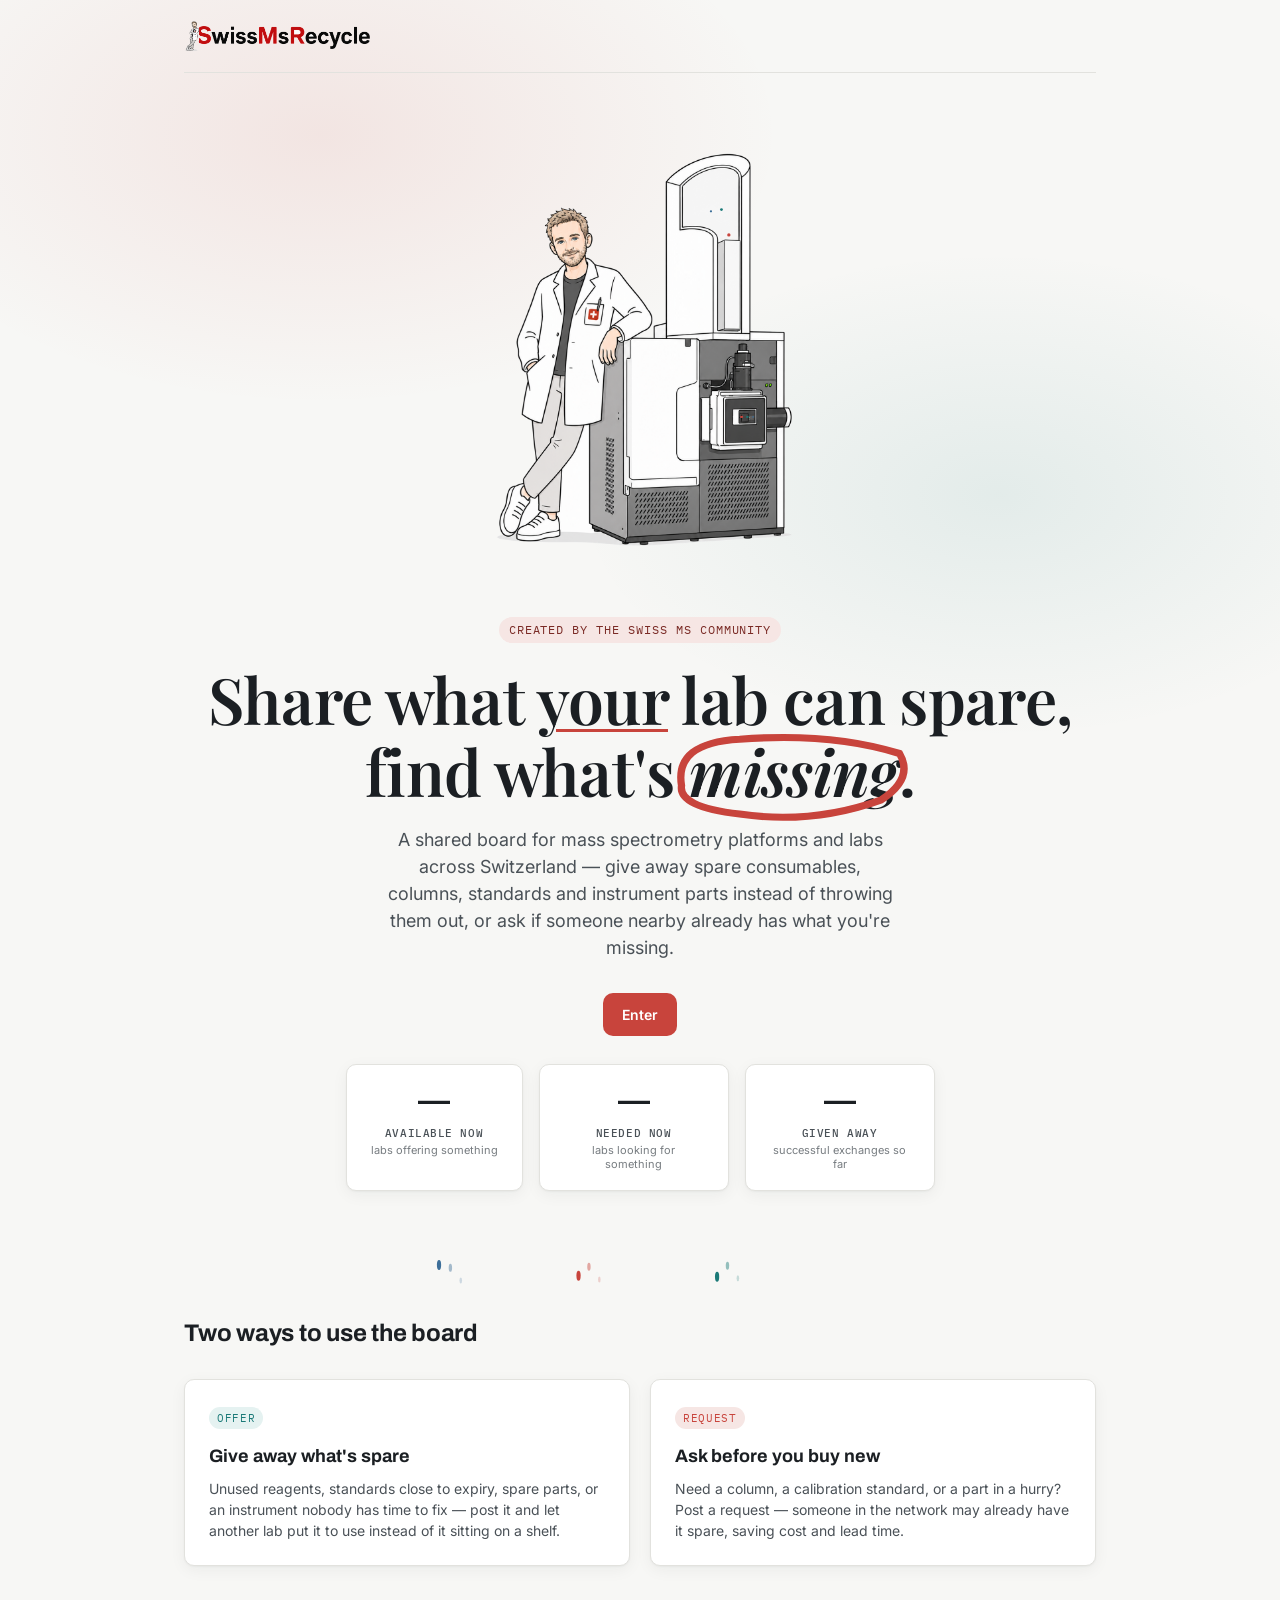
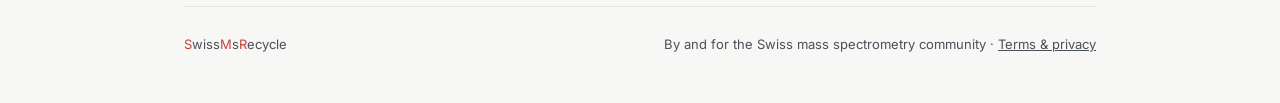
<file: index.html>
<!DOCTYPE html>
<html lang="en">
<head>
<meta charset="UTF-8">
<meta name="viewport" content="width=device-width, initial-scale=1">
<title>SwissMsRecycle — share &amp; find lab resources</title>
<link rel="icon" type="image/png" href="favicon.png?v=2">
<link rel="shortcut icon" type="image/png" href="favicon.png?v=2">
<link rel="stylesheet" href="style.css">
<script data-goatcounter="https://dortiz83.goatcounter.com/count" async src="//gc.zgo.at/count.js"></script>
</head>
<body>

<div class="page">
  <div class="hero-bg">
    <div class="container">
      <nav class="nav">
        <a class="brand" href="#top">
          <img class="brand-logo-img" src="logo-brand.png" alt="SwissMsRecycle">
        </a>
      </nav>

      <header class="hero" id="top">
        <div class="hero-figure">
          <img class="person-tof-photo" src="person-tof.png" alt="Illustration of a scientist leaning on a mass spectrometer">
          <svg class="ion-overlay" viewBox="0 0 100 100" preserveAspectRatio="none" xmlns="http://www.w3.org/2000/svg" aria-hidden="true">
            <circle r="6" cy="50" fill="var(--accent)"><animateMotion path="M15 0 L85 0" dur="1.6s" repeatCount="indefinite"/></circle>
            <circle r="5" cy="50" fill="var(--offer)"><animateMotion path="M15 0 L85 0" dur="1.6s" begin="-0.5s" repeatCount="indefinite"/></circle>
            <circle r="4" cy="50" fill="var(--ion-blue)"><animateMotion path="M15 0 L85 0" dur="1.6s" begin="-1s" repeatCount="indefinite"/></circle>
          </svg>
          <svg class="ion-overlay ion-overlay--tower" viewBox="0 0 165 265" xmlns="http://www.w3.org/2000/svg" aria-hidden="true">
            <defs>
              <clipPath id="tower-window-clip">
                <path d="M0,185 L0,60 Q3,25 50,3 Q85,-3 123,2 Q158,8 165,35 L163,260 L83,260 L83,228 Q60,210 40,200 Q10,195 0,185 Z"/>
              </clipPath>
            </defs>
            <g clip-path="url(#tower-window-clip)">
              <circle r="5" fill="var(--accent)"><animateMotion path="M123,240 L85,110 L40,190" dur="2s" repeatCount="indefinite"/></circle>
              <circle r="4.2" fill="var(--offer)"><animateMotion path="M123,240 L85,110 L40,190" dur="2s" begin="-0.7s" repeatCount="indefinite"/></circle>
              <circle r="3.4" fill="var(--ion-blue)"><animateMotion path="M123,240 L85,110 L40,190" dur="2s" begin="-1.4s" repeatCount="indefinite"/></circle>
            </g>
          </svg>
        </div>
        <span class="eyebrow">Created by the Swiss MS community</span>
        <h1>Share what <span class="underline-accent">your</span> lab can spare,<br>find what's <span class="highlight"><svg class="highlight-circle" viewBox="0 0 140 60" preserveAspectRatio="none" xmlns="http://www.w3.org/2000/svg" aria-hidden="true"><path d="M8 34 Q4 10 40 8 Q90 4 128 16 Q136 30 118 42 Q80 56 40 50 Q6 46 8 34 Z" fill="none" stroke="var(--accent)" stroke-width="4" stroke-linecap="round"/></svg>missing</span>.</h1>
        <p class="lede">
          A shared board for mass spectrometry platforms and labs across
          Switzerland — give away spare consumables, columns, standards
          and instrument parts instead of throwing them out, or ask if
          someone nearby already has what you're missing.
        </p>
        <div class="hero-actions">
          <a href="login.html" class="btn btn-accent">Enter</a>
        </div>

        <div class="stats-row" id="stats-row">
          <div class="stat-box">
            <div class="stat-number" id="stat-offers">—</div>
            <div class="stat-label"><span class="stat-label-main">Available now</span><span class="stat-label-sub">labs offering something</span></div>
          </div>
          <div class="stat-box">
            <div class="stat-number" id="stat-requests">—</div>
            <div class="stat-label"><span class="stat-label-main">Needed now</span><span class="stat-label-sub">labs looking for something</span></div>
          </div>
          <div class="stat-box">
            <div class="stat-number" id="stat-exchanges">—</div>
            <div class="stat-label"><span class="stat-label-main">Given away</span><span class="stat-label-sub">successful exchanges so far</span></div>
          </div>
        </div>
      </header>
    </div>
  </div>

  <div class="section-divider">
    <svg width="100%" height="40" viewBox="0 0 1000 40" preserveAspectRatio="none" xmlns="http://www.w3.org/2000/svg" aria-hidden="true">
      <path id="divider-path" d="M-10 6 L45 6 L100 34 L155 6 L210 34 L265 6 L320 34 L375 6 L430 34 L485 6 L540 34 L595 6 L650 34 L705 6 L760 34 L815 6 L870 34 L925 6 L980 34"
        fill="none" stroke="none"/>
      <circle r="5" fill="var(--accent)"><animateMotion dur="6s" repeatCount="indefinite"><mpath href="#divider-path"/></animateMotion></circle>
      <circle r="4" fill="var(--accent)" opacity="0.45"><animateMotion dur="6s" begin="-0.15s" repeatCount="indefinite"><mpath href="#divider-path"/></animateMotion></circle>
      <circle r="3" fill="var(--accent)" opacity="0.22"><animateMotion dur="6s" begin="-0.3s" repeatCount="indefinite"><mpath href="#divider-path"/></animateMotion></circle>

      <circle r="5" fill="var(--offer)"><animateMotion dur="6s" begin="-2s" repeatCount="indefinite"><mpath href="#divider-path"/></animateMotion></circle>
      <circle r="4" fill="var(--offer)" opacity="0.45"><animateMotion dur="6s" begin="-2.15s" repeatCount="indefinite"><mpath href="#divider-path"/></animateMotion></circle>
      <circle r="3" fill="var(--offer)" opacity="0.22"><animateMotion dur="6s" begin="-2.3s" repeatCount="indefinite"><mpath href="#divider-path"/></animateMotion></circle>

      <circle r="5" fill="var(--ion-blue)"><animateMotion dur="6s" begin="-4s" repeatCount="indefinite"><mpath href="#divider-path"/></animateMotion></circle>
      <circle r="4" fill="var(--ion-blue)" opacity="0.45"><animateMotion dur="6s" begin="-4.15s" repeatCount="indefinite"><mpath href="#divider-path"/></animateMotion></circle>
      <circle r="3" fill="var(--ion-blue)" opacity="0.22"><animateMotion dur="6s" begin="-4.3s" repeatCount="indefinite"><mpath href="#divider-path"/></animateMotion></circle>
    </svg>
  </div>

  <div class="container">
    <section class="section section--noborder" id="how">
      <div class="section-head">
        <h2>Two ways to use the board</h2>
      </div>
      <div class="grid-2">
        <div class="card">
          <span class="tag tag-offer">Offer</span>
          <h3>Give away what's spare</h3>
          <p>
            Unused reagents, standards close to expiry, spare parts, or
            an instrument nobody has time to fix — post it and let another
            lab put it to use instead of it sitting on a shelf.
          </p>
        </div>
        <div class="card">
          <span class="tag tag-request">Request</span>
          <h3>Ask before you buy new</h3>
          <p>
            Need a column, a calibration standard, or a part in a hurry?
            Post a request — someone in the network may already have it
            spare, saving cost and lead time.
          </p>
        </div>
      </div>
    </section>

    <footer class="footer">
      <span><span class="cap">S</span>wiss<span class="cap">M</span>s<span class="cap">R</span>ecycle</span>
      <span>By and for the Swiss mass spectrometry community · <a href="terms.html">Terms &amp; privacy</a></span>
    </footer>
  </div>
</div>

<script type="module">
  import { supabase } from './supabase-client.js'
  try {
    const { data, error } = await supabase.rpc('public_counts')
    if (error) console.error('public_counts error:', error)
    if (data) {
      document.getElementById('stat-offers').textContent = data.offers
      document.getElementById('stat-requests').textContent = data.requests
      document.getElementById('stat-exchanges').textContent = data.exchanges
    }
  } catch (err) {
    console.error('public_counts failed:', err)
  }
</script>

</body>
</html>
</file>
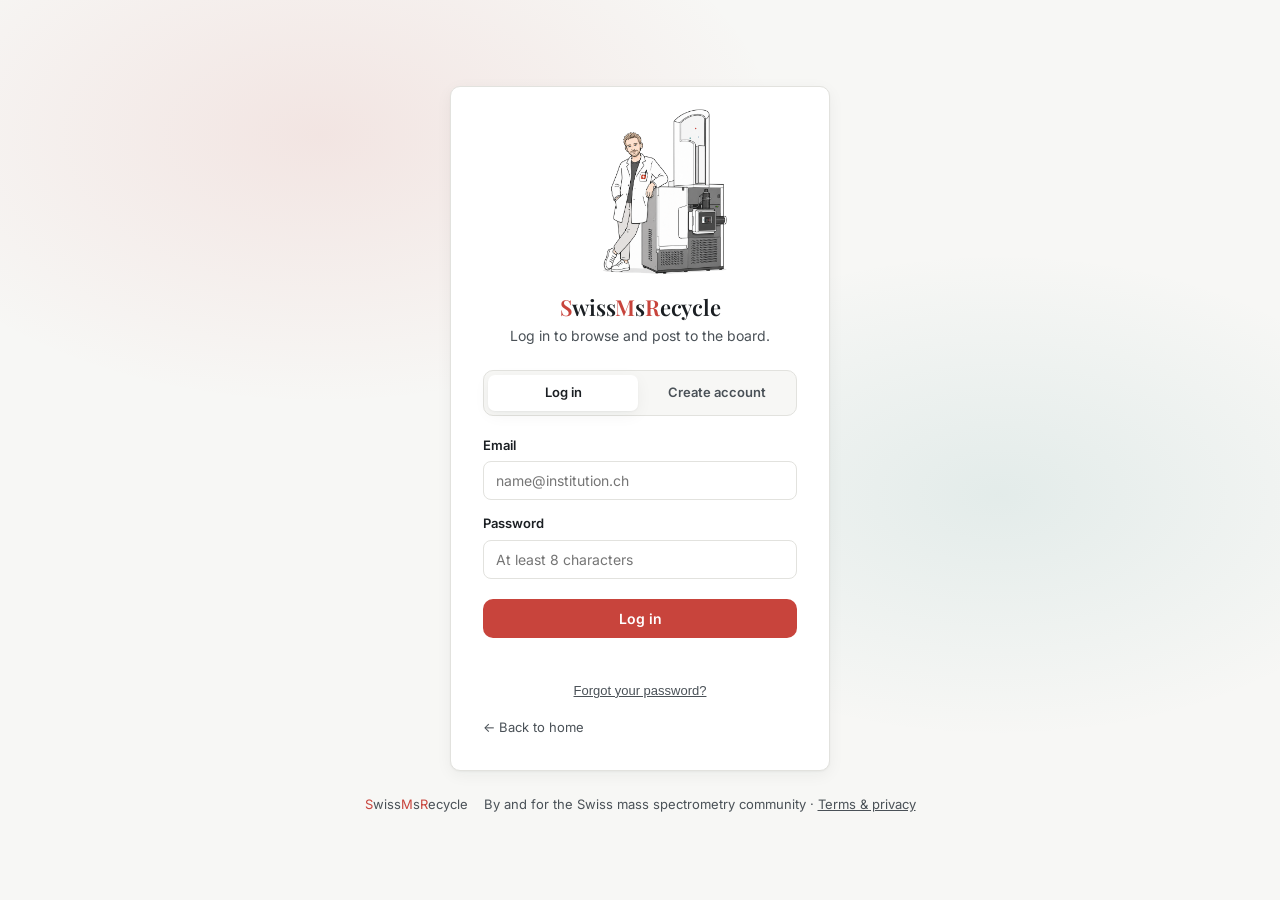
<file: login.html>
<!DOCTYPE html>
<html lang="en">
<head>
<meta charset="UTF-8">
<meta name="viewport" content="width=device-width, initial-scale=1">
<title>Log in — SwissMsRecycle</title>
<link rel="icon" type="image/png" href="favicon.png?v=2">
<link rel="shortcut icon" type="image/png" href="favicon.png?v=2">
<link rel="stylesheet" href="style.css">
<script data-goatcounter="https://dortiz83.goatcounter.com/count" async src="//gc.zgo.at/count.js"></script>
</head>
<body>

<div class="auth-wrap">
  <div class="auth-card">
    <div class="hero-figure hero-figure--sm">
      <img class="person-tof-photo" src="person-tof.png" alt="Illustration of a scientist leaning on a mass spectrometer">
      <svg class="ion-overlay" viewBox="0 0 100 100" preserveAspectRatio="none" xmlns="http://www.w3.org/2000/svg" aria-hidden="true">
        <circle r="6" cy="50" fill="var(--accent)"><animateMotion path="M15 0 L85 0" dur="1.6s" repeatCount="indefinite"/></circle>
        <circle r="5" cy="50" fill="var(--offer)"><animateMotion path="M15 0 L85 0" dur="1.6s" begin="-0.5s" repeatCount="indefinite"/></circle>
        <circle r="4" cy="50" fill="var(--ion-blue)"><animateMotion path="M15 0 L85 0" dur="1.6s" begin="-1s" repeatCount="indefinite"/></circle>
      </svg>
      <svg class="ion-overlay ion-overlay--tower" viewBox="0 0 165 265" xmlns="http://www.w3.org/2000/svg" aria-hidden="true">
        <defs>
          <clipPath id="tower-window-clip">
            <path d="M0,185 L0,60 Q3,25 50,3 Q85,-3 123,2 Q158,8 165,35 L163,260 L83,260 L83,228 Q60,210 40,200 Q10,195 0,185 Z"/>
          </clipPath>
        </defs>
        <g clip-path="url(#tower-window-clip)">
          <circle r="5" fill="var(--accent)"><animateMotion path="M123,240 L85,110 L40,190" dur="2s" repeatCount="indefinite"/></circle>
          <circle r="4.2" fill="var(--offer)"><animateMotion path="M123,240 L85,110 L40,190" dur="2s" begin="-0.7s" repeatCount="indefinite"/></circle>
          <circle r="3.4" fill="var(--ion-blue)"><animateMotion path="M123,240 L85,110 L40,190" dur="2s" begin="-1.4s" repeatCount="indefinite"/></circle>
        </g>
      </svg>
    </div>
    <h1><span class="cap">S</span>wiss<span class="cap">M</span>s<span class="cap">R</span>ecycle</h1>
    <p class="auth-sub" id="auth-sub">Log in to browse and post to the board.</p>

    <div class="tabs" id="tabs">
      <div class="tab active" data-mode="signin">Log in</div>
      <div class="tab" data-mode="signup">Create account</div>
    </div>

    <form id="auth-form">

      <div id="signup-fields" class="hidden-fields">
        <label for="full_name">Full name</label>
        <input type="text" id="full_name" autocomplete="name" placeholder="Jane Doe">

        <label for="organization">Company / university / group</label>
        <input type="text" id="organization" autocomplete="organization" placeholder="e.g. ETH Zürich, Proteomics Core">
      </div>

      <label for="email">Email</label>
      <input type="email" id="email" required autocomplete="email" placeholder="name@institution.ch">

      <label for="password" id="password-label">Password</label>
      <input type="password" id="password" required autocomplete="current-password" minlength="8" placeholder="At least 8 characters">

      <ul class="pw-hints" id="pw-hints">
        <li id="hint-length">At least 8 characters</li>
        <li id="hint-letter">At least one letter</li>
        <li id="hint-number">At least one number</li>
      </ul>

      <div id="confirm-field" class="hidden-fields">
        <label for="password2">Confirm password</label>
        <input type="password" id="password2" autocomplete="new-password" placeholder="Type it again">
      </div>

      <button type="submit" class="btn btn-accent auth-submit" id="submit-btn">Log in</button>
      <p class="settings-hint" id="terms-note" style="display:none;">By creating an account you agree to our <a href="terms.html" target="_blank">Terms &amp; privacy</a>.</p>
      <p class="form-msg" id="form-msg"></p>

      <button type="button" class="link-btn" id="forgot-link">Forgot your password?</button>
    </form>

    <a href="index.html" class="back-link">← Back to home</a>
  </div>

  <footer class="footer footer--auth">
    <span><span class="cap">S</span>wiss<span class="cap">M</span>s<span class="cap">R</span>ecycle</span>
    <span>By and for the Swiss mass spectrometry community · <a href="terms.html">Terms &amp; privacy</a></span>
  </footer>
</div>

<script type="module">
  import { supabase } from './supabase-client.js'

  const form = document.getElementById('auth-form')
  const emailInput = document.getElementById('email')
  const passwordInput = document.getElementById('password')
  const password2Input = document.getElementById('password2')
  const fullNameInput = document.getElementById('full_name')
  const organizationInput = document.getElementById('organization')
  const submitBtn = document.getElementById('submit-btn')
  const msg = document.getElementById('form-msg')
  const tabs = document.querySelectorAll('.tab')
  const tabsWrap = document.getElementById('tabs')
  const authSub = document.getElementById('auth-sub')
  const signupFields = document.getElementById('signup-fields')
  const confirmField = document.getElementById('confirm-field')
  const pwHints = document.getElementById('pw-hints')
  const forgotLink = document.getElementById('forgot-link')
  const passwordLabel = document.getElementById('password-label')

  let mode = 'signin' // 'signin' | 'signup' | 'forgot'

  supabase.auth.getSession().then(({ data }) => {
    if (data.session) window.location.href = 'app.html'
  })

  function setMode(newMode) {
    mode = newMode
    msg.textContent = ''
    msg.className = 'form-msg'

    tabsWrap.style.display = mode === 'forgot' ? 'none' : 'flex'
    tabs.forEach(t => t.classList.toggle('active', t.dataset.mode === mode))

    signupFields.style.display = mode === 'signup' ? 'block' : 'none'
    confirmField.style.display = mode === 'signup' ? 'block' : 'none'
    pwHints.style.display = mode === 'signup' ? 'block' : 'none'
    document.getElementById('terms-note').style.display = mode === 'signup' ? 'block' : 'none'
    document.getElementById('password').style.display = mode === 'forgot' ? 'none' : 'block'
    passwordLabel.style.display = mode === 'forgot' ? 'none' : 'block'
    fullNameInput.required = mode === 'signup'
    organizationInput.required = mode === 'signup'
    passwordInput.required = mode !== 'forgot'

    forgotLink.style.display = mode === 'signin' ? 'inline' : 'none'

    if (mode === 'signin') {
      authSub.textContent = 'Log in to browse and post to the board.'
      submitBtn.textContent = 'Log in'
      passwordInput.autocomplete = 'current-password'
    } else if (mode === 'signup') {
      authSub.textContent = 'Create an account to join the board.'
      submitBtn.textContent = 'Create account'
      passwordInput.autocomplete = 'new-password'
    } else {
      authSub.textContent = "Enter your email and we'll send you a reset link."
      submitBtn.textContent = 'Send reset link'
    }
  }

  tabs.forEach(tab => tab.addEventListener('click', () => setMode(tab.dataset.mode)))
  forgotLink.addEventListener('click', () => setMode('forgot'))

  // live password requirement checklist
  function checkPassword() {
    const v = passwordInput.value
    document.getElementById('hint-length').classList.toggle('met', v.length >= 8)
    document.getElementById('hint-letter').classList.toggle('met', /[a-zA-Z]/.test(v))
    document.getElementById('hint-number').classList.toggle('met', /[0-9]/.test(v))
  }
  passwordInput.addEventListener('input', checkPassword)

  form.addEventListener('submit', async (e) => {
    e.preventDefault()
    msg.className = 'form-msg'
    msg.textContent = ''
    submitBtn.disabled = true

    const email = emailInput.value.trim()
    const password = passwordInput.value

    try {
      if (mode === 'forgot') {
        const { error } = await supabase.auth.resetPasswordForEmail(email, {
          redirectTo: window.location.origin + window.location.pathname.replace('login.html', 'reset-password.html')
        })
        if (error) throw error
        msg.className = 'form-msg ok'
        msg.textContent = 'Check your email for a reset link.'
      } else if (mode === 'signin') {
        const { error } = await supabase.auth.signInWithPassword({ email, password })
        if (error) throw error
        window.location.href = 'app.html'
      } else {
        // signup
        if (!/[a-zA-Z]/.test(password) || !/[0-9]/.test(password) || password.length < 8) {
          throw new Error('Please meet all password requirements below.')
        }
        if (password !== password2Input.value) {
          throw new Error("Passwords don't match.")
        }
        const { data, error } = await supabase.auth.signUp({
          email,
          password,
          options: { data: { full_name: fullNameInput.value.trim(), organization: organizationInput.value.trim() } }
        })
        if (error) throw error

        // Supabase quietly returns a user with no identities (instead of
        // an error) when the email is already registered, so people can't
        // probe which emails exist. Catch that case and point them to log in.
        if (data.user && Array.isArray(data.user.identities) && data.user.identities.length === 0) {
          setMode('signin')
          emailInput.value = email
          msg.className = 'form-msg error'
          msg.textContent = 'That email already has an account — log in instead.'
          passwordInput.focus()
          return
        }

        // Save the profile row (name/org shown later on their listings)
        if (data.user) {
          await supabase.from('profiles').upsert({
            id: data.user.id,
            full_name: fullNameInput.value.trim(),
            organization: organizationInput.value.trim(),
            email: email
          })
        }

        if (data.session) {
          window.location.href = 'app.html'
        } else {
          msg.className = 'form-msg ok'
          msg.textContent = 'Account created. Check your email to confirm, then log in.'
        }
      }
    } catch (err) {
      msg.className = 'form-msg error'
      if (/already registered|already exists/i.test(err.message || '')) {
        setMode('signin')
        emailInput.value = email
        msg.className = 'form-msg error'
        msg.textContent = 'That email already has an account — log in instead.'
      } else {
        msg.textContent = err.message || 'Something went wrong.'
      }
    } finally {
      submitBtn.disabled = false
    }
  })

  setMode('signin')
</script>

</body>
</html>
</file>
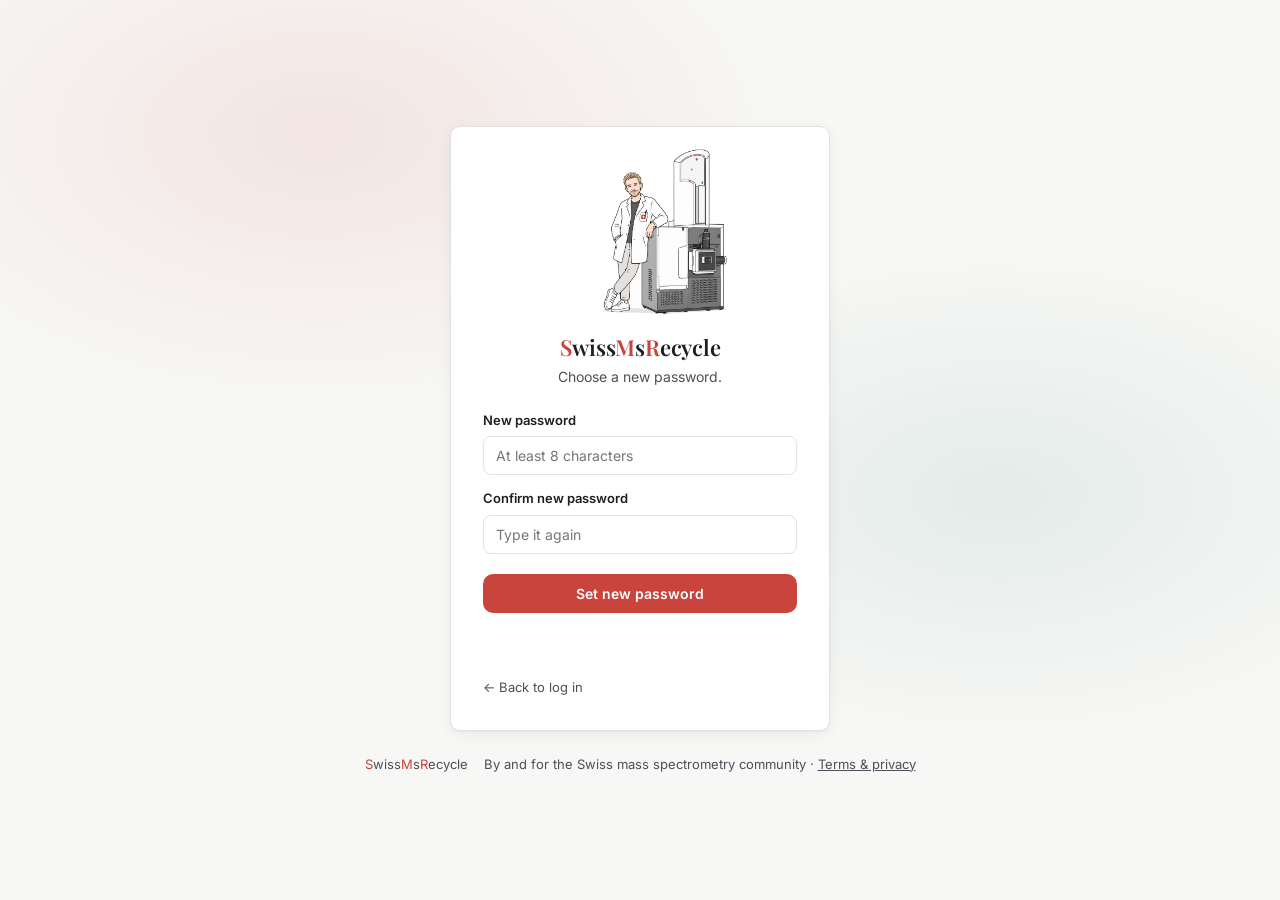
<file: reset-password.html>
<!DOCTYPE html>
<html lang="en">
<head>
<meta charset="UTF-8">
<meta name="viewport" content="width=device-width, initial-scale=1">
<title>Reset password — SwissMsRecycle</title>
<link rel="icon" type="image/png" href="favicon.png?v=2">
<link rel="shortcut icon" type="image/png" href="favicon.png?v=2">
<link rel="stylesheet" href="style.css">
<script data-goatcounter="https://dortiz83.goatcounter.com/count" async src="//gc.zgo.at/count.js"></script>
</head>
<body>

<div class="auth-wrap">
  <div class="auth-card">
    <div class="hero-figure hero-figure--sm">
      <img class="person-tof-photo" src="person-tof.png" alt="Illustration of a scientist leaning on a mass spectrometer">
      <svg class="ion-overlay" viewBox="0 0 100 100" preserveAspectRatio="none" xmlns="http://www.w3.org/2000/svg" aria-hidden="true">
        <circle r="6" cy="50" fill="var(--accent)"><animateMotion path="M15 0 L85 0" dur="1.6s" repeatCount="indefinite"/></circle>
        <circle r="5" cy="50" fill="var(--offer)"><animateMotion path="M15 0 L85 0" dur="1.6s" begin="-0.5s" repeatCount="indefinite"/></circle>
        <circle r="4" cy="50" fill="var(--ion-blue)"><animateMotion path="M15 0 L85 0" dur="1.6s" begin="-1s" repeatCount="indefinite"/></circle>
      </svg>
      <svg class="ion-overlay ion-overlay--tower" viewBox="0 0 100 100" preserveAspectRatio="none" xmlns="http://www.w3.org/2000/svg" aria-hidden="true">
        <circle r="4" fill="var(--accent)"><animateMotion path="M15 95 L50 4 L85 95" dur="2s" repeatCount="indefinite"/></circle>
        <circle r="3.4" fill="var(--offer)"><animateMotion path="M15 95 L50 4 L85 95" dur="2s" begin="-0.7s" repeatCount="indefinite"/></circle>
        <circle r="2.8" fill="var(--ion-blue)"><animateMotion path="M15 95 L50 4 L85 95" dur="2s" begin="-1.4s" repeatCount="indefinite"/></circle>
      </svg>
    </div>
    <h1><span class="cap">S</span>wiss<span class="cap">M</span>s<span class="cap">R</span>ecycle</h1>
    <p class="auth-sub">Choose a new password.</p>

    <form id="reset-form">
      <label for="password">New password</label>
      <input type="password" id="password" required minlength="8" autocomplete="new-password" placeholder="At least 8 characters">

      <ul class="pw-hints" id="pw-hints">
        <li id="hint-length">At least 8 characters</li>
        <li id="hint-letter">At least one letter</li>
        <li id="hint-number">At least one number</li>
      </ul>

      <label for="password2">Confirm new password</label>
      <input type="password" id="password2" required autocomplete="new-password" placeholder="Type it again">

      <button type="submit" class="btn btn-accent auth-submit" id="submit-btn">Set new password</button>
      <p class="form-msg" id="form-msg"></p>
    </form>

    <a href="login.html" class="back-link">← Back to log in</a>
  </div>

  <footer class="footer footer--auth">
    <span><span class="cap">S</span>wiss<span class="cap">M</span>s<span class="cap">R</span>ecycle</span>
    <span>By and for the Swiss mass spectrometry community · <a href="terms.html">Terms &amp; privacy</a></span>
  </footer>
</div>

<script type="module">
  import { supabase } from './supabase-client.js'

  const form = document.getElementById('reset-form')
  const passwordInput = document.getElementById('password')
  const password2Input = document.getElementById('password2')
  const submitBtn = document.getElementById('submit-btn')
  const msg = document.getElementById('form-msg')

  function checkPassword() {
    const v = passwordInput.value
    document.getElementById('hint-length').classList.toggle('met', v.length >= 8)
    document.getElementById('hint-letter').classList.toggle('met', /[a-zA-Z]/.test(v))
    document.getElementById('hint-number').classList.toggle('met', /[0-9]/.test(v))
  }
  passwordInput.addEventListener('input', checkPassword)

  form.addEventListener('submit', async (e) => {
    e.preventDefault()
    msg.className = 'form-msg'
    msg.textContent = ''
    submitBtn.disabled = true

    const password = passwordInput.value

    try {
      if (!/[a-zA-Z]/.test(password) || !/[0-9]/.test(password) || password.length < 8) {
        throw new Error('Please meet all password requirements above.')
      }
      if (password !== password2Input.value) {
        throw new Error("Passwords don't match.")
      }
      const { error } = await supabase.auth.updateUser({ password })
      if (error) throw error

      msg.className = 'form-msg ok'
      msg.textContent = 'Password updated. Redirecting to log in…'
      setTimeout(() => { window.location.href = 'login.html' }, 1500)
    } catch (err) {
      msg.className = 'form-msg error'
      msg.textContent = err.message || 'Something went wrong. The link may have expired — request a new one from the log in page.'
    } finally {
      submitBtn.disabled = false
    }
  })
</script>

</body>
</html>
</file>
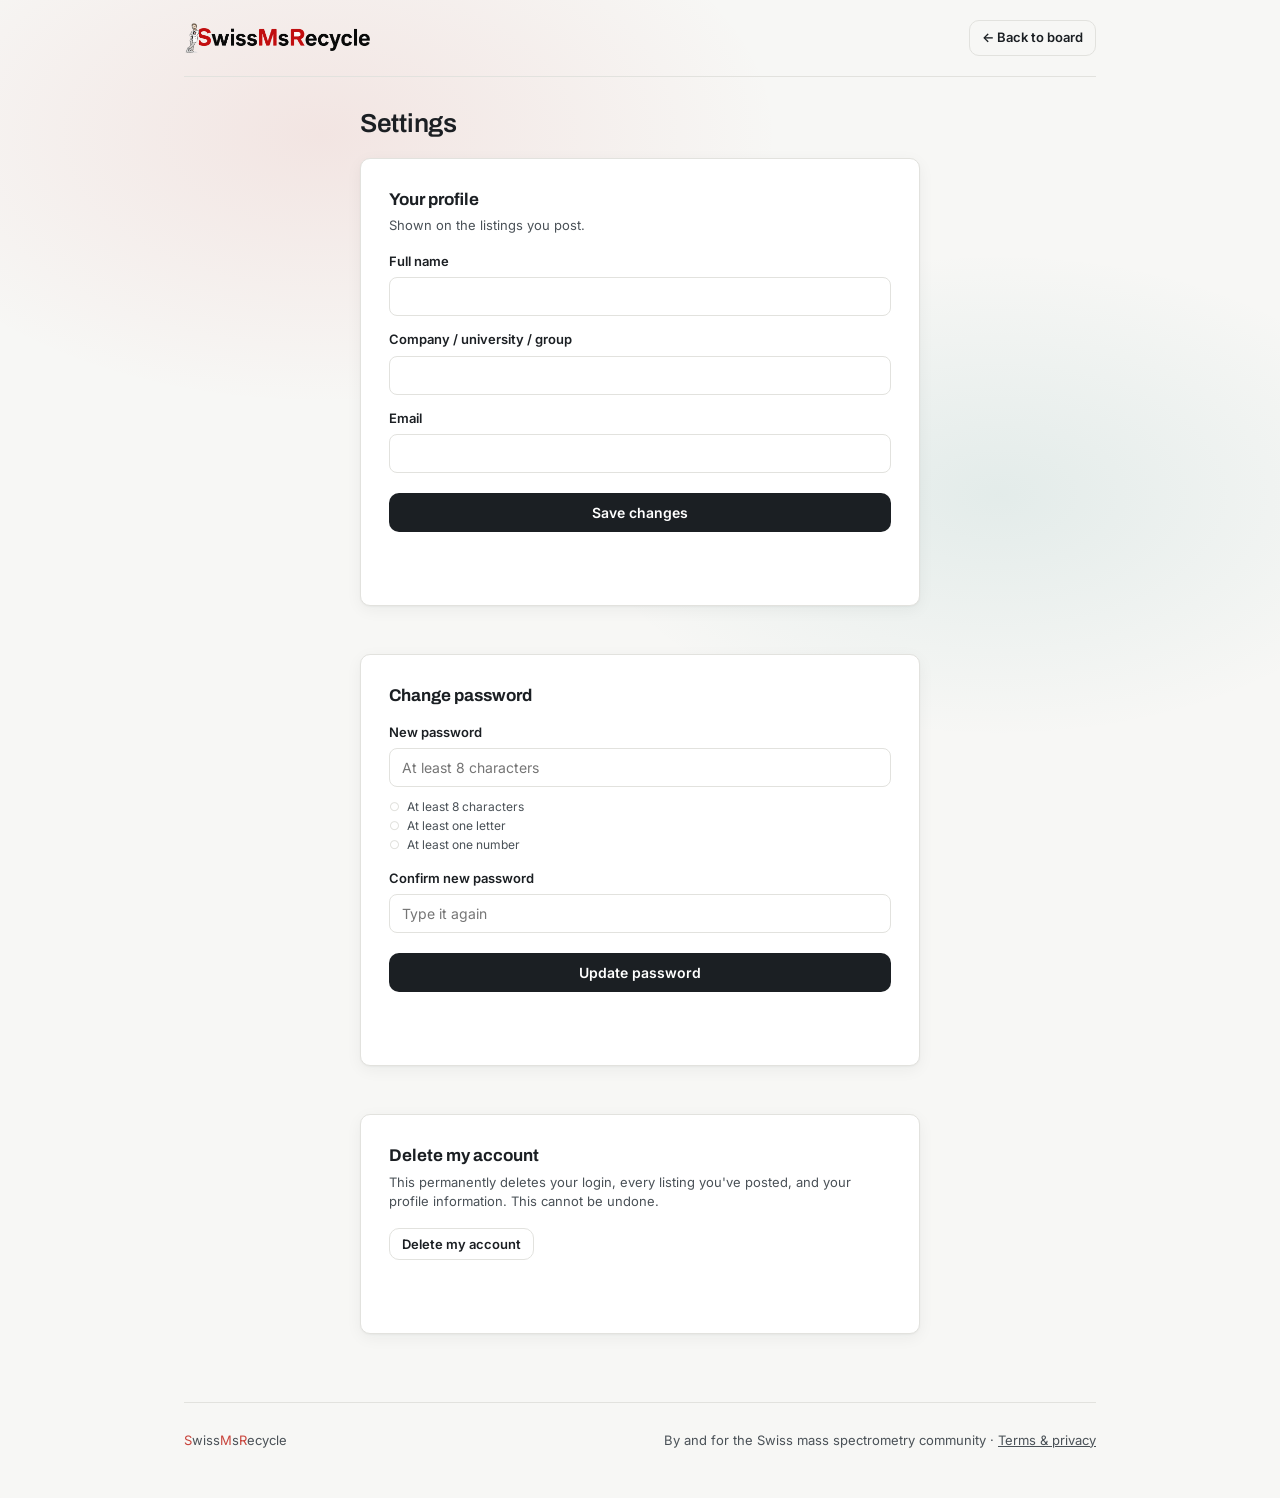
<file: settings.html>
<!DOCTYPE html>
<html lang="en">
<head>
<meta charset="UTF-8">
<meta name="viewport" content="width=device-width, initial-scale=1">
<title>Settings — SwissMsRecycle</title>
<link rel="icon" type="image/png" href="favicon.png?v=2">
<link rel="shortcut icon" type="image/png" href="favicon.png?v=2">
<link rel="stylesheet" href="style.css">
<script data-goatcounter="https://dortiz83.goatcounter.com/count" async src="//gc.zgo.at/count.js"></script>
</head>
<body>

<div class="container">
  <header class="app-header">
    <a class="brand" href="app.html">
      <img class="brand-logo-img" src="logo-brand.png" alt="SwissMsRecycle">
    </a>
    <div class="app-user">
      <a href="app.html" class="btn btn-ghost btn-sm">← Back to board</a>
    </div>
  </header>

  <div class="settings-page">
    <h1 class="settings-title">Settings</h1>

    <section class="post-card settings-card">
      <h2>Your profile</h2>
      <p class="settings-hint">Shown on the listings you post.</p>
      <label for="s-full-name">Full name</label>
      <input type="text" id="s-full-name">

      <label for="s-organization">Company / university / group</label>
      <input type="text" id="s-organization">

      <label for="s-email">Email</label>
      <input type="email" id="s-email" disabled>

      <button class="btn btn-primary auth-submit" id="save-profile-btn">Save changes</button>
      <p class="form-msg" id="profile-msg"></p>
    </section>

    <section class="post-card settings-card">
      <h2>Change password</h2>
      <label for="s-password">New password</label>
      <input type="password" id="s-password" minlength="8" placeholder="At least 8 characters">
      <ul class="pw-hints" id="pw-hints" style="display:block;">
        <li id="hint-length">At least 8 characters</li>
        <li id="hint-letter">At least one letter</li>
        <li id="hint-number">At least one number</li>
      </ul>
      <label for="s-password2">Confirm new password</label>
      <input type="password" id="s-password2" placeholder="Type it again">
      <button class="btn btn-primary auth-submit" id="save-password-btn">Update password</button>
      <p class="form-msg" id="password-msg"></p>
    </section>

    <section class="post-card settings-card settings-card--danger">
      <h2>Delete my account</h2>
      <p class="settings-hint">
        This permanently deletes your login, every listing you've
        posted, and your profile information. This cannot be undone.
      </p>
      <button class="btn btn-ghost btn-sm" id="delete-data-btn">Delete my account</button>
      <p class="form-msg" id="delete-msg"></p>
    </section>
  </div>

  <footer class="footer">
    <span><span class="cap">S</span>wiss<span class="cap">M</span>s<span class="cap">R</span>ecycle</span>
    <span>By and for the Swiss mass spectrometry community · <a href="terms.html">Terms &amp; privacy</a></span>
  </footer>
</div>

<script type="module">
  import { supabase } from './supabase-client.js'

  const { data: sessionData } = await supabase.auth.getSession()
  if (!sessionData.session) {
    window.location.href = 'login.html'
  }
  const currentUser = sessionData.session.user

  supabase.auth.onAuthStateChange((_event, session) => {
    if (!session) window.location.href = 'login.html'
  })

  document.getElementById('s-email').value = currentUser.email

  const { data: profile } = await supabase.from('profiles').select('*').eq('id', currentUser.id).maybeSingle()
  if (profile) {
    document.getElementById('s-full-name').value = profile.full_name || ''
    document.getElementById('s-organization').value = profile.organization || ''
  } else {
    // Recover name/organization saved at signup time (in the account
    // metadata) if the profile row was never created — this happens
    // when email confirmation is on, since there's no session yet at
    // the moment of signing up to save the profile row directly.
    const meta = currentUser.user_metadata || {}
    document.getElementById('s-full-name').value = meta.full_name || ''
    document.getElementById('s-organization').value = meta.organization || ''
  }

  document.getElementById('save-profile-btn').addEventListener('click', async () => {
    const msg = document.getElementById('profile-msg')
    msg.className = 'form-msg'
    msg.textContent = 'Saving…'
    const { error } = await supabase.from('profiles').upsert({
      id: currentUser.id,
      full_name: document.getElementById('s-full-name').value.trim(),
      organization: document.getElementById('s-organization').value.trim(),
      email: currentUser.email
    })
    msg.className = error ? 'form-msg error' : 'form-msg ok'
    msg.textContent = error ? error.message : 'Saved.'
  })

  const pwInput = document.getElementById('s-password')
  pwInput.addEventListener('input', () => {
    const v = pwInput.value
    document.getElementById('hint-length').classList.toggle('met', v.length >= 8)
    document.getElementById('hint-letter').classList.toggle('met', /[a-zA-Z]/.test(v))
    document.getElementById('hint-number').classList.toggle('met', /[0-9]/.test(v))
  })

  document.getElementById('save-password-btn').addEventListener('click', async () => {
    const msg = document.getElementById('password-msg')
    const password = pwInput.value
    const password2 = document.getElementById('s-password2').value
    msg.className = 'form-msg'
    if (!/[a-zA-Z]/.test(password) || !/[0-9]/.test(password) || password.length < 8) {
      msg.className = 'form-msg error'
      msg.textContent = 'Please meet all password requirements above.'
      return
    }
    if (password !== password2) {
      msg.className = 'form-msg error'
      msg.textContent = "Passwords don't match."
      return
    }
    msg.textContent = 'Updating…'
    const { error } = await supabase.auth.updateUser({ password })
    msg.className = error ? 'form-msg error' : 'form-msg ok'
    msg.textContent = error ? error.message : 'Password updated.'
    if (!error) { pwInput.value = ''; document.getElementById('s-password2').value = '' }
  })

  document.getElementById('delete-data-btn').addEventListener('click', async () => {
    const msg = document.getElementById('delete-msg')
    if (!confirm('This will permanently delete your account, your listings, and your profile. This cannot be undone. Continue?')) return
    msg.className = 'form-msg'
    msg.textContent = 'Deleting…'

    const { data: sessionCheck } = await supabase.auth.getSession()
    const { data, error } = await supabase.functions.invoke('delete-account', {
      headers: { Authorization: `Bearer ${sessionCheck.session.access_token}` }
    })

    if (error || data?.error) {
      // Fallback: the account-deletion function isn't set up yet on
      // this project. Still clear the person's data and sign them out,
      // and tell them the login itself needs a manual step for now.
      await supabase.from('listings').delete().eq('user_id', currentUser.id)
      await supabase.from('profiles').delete().eq('id', currentUser.id)
      await supabase.auth.signOut()
      msg.className = 'form-msg error'
      msg.textContent = 'Your data was deleted, but the account itself could not be removed automatically. Email daniel.ortiz@epfl.ch to finish closing it.'
      setTimeout(() => { window.location.href = 'index.html' }, 3000)
      return
    }

    await supabase.auth.signOut()
    window.location.href = 'index.html'
  })
</script>

</body>
</html>
</file>
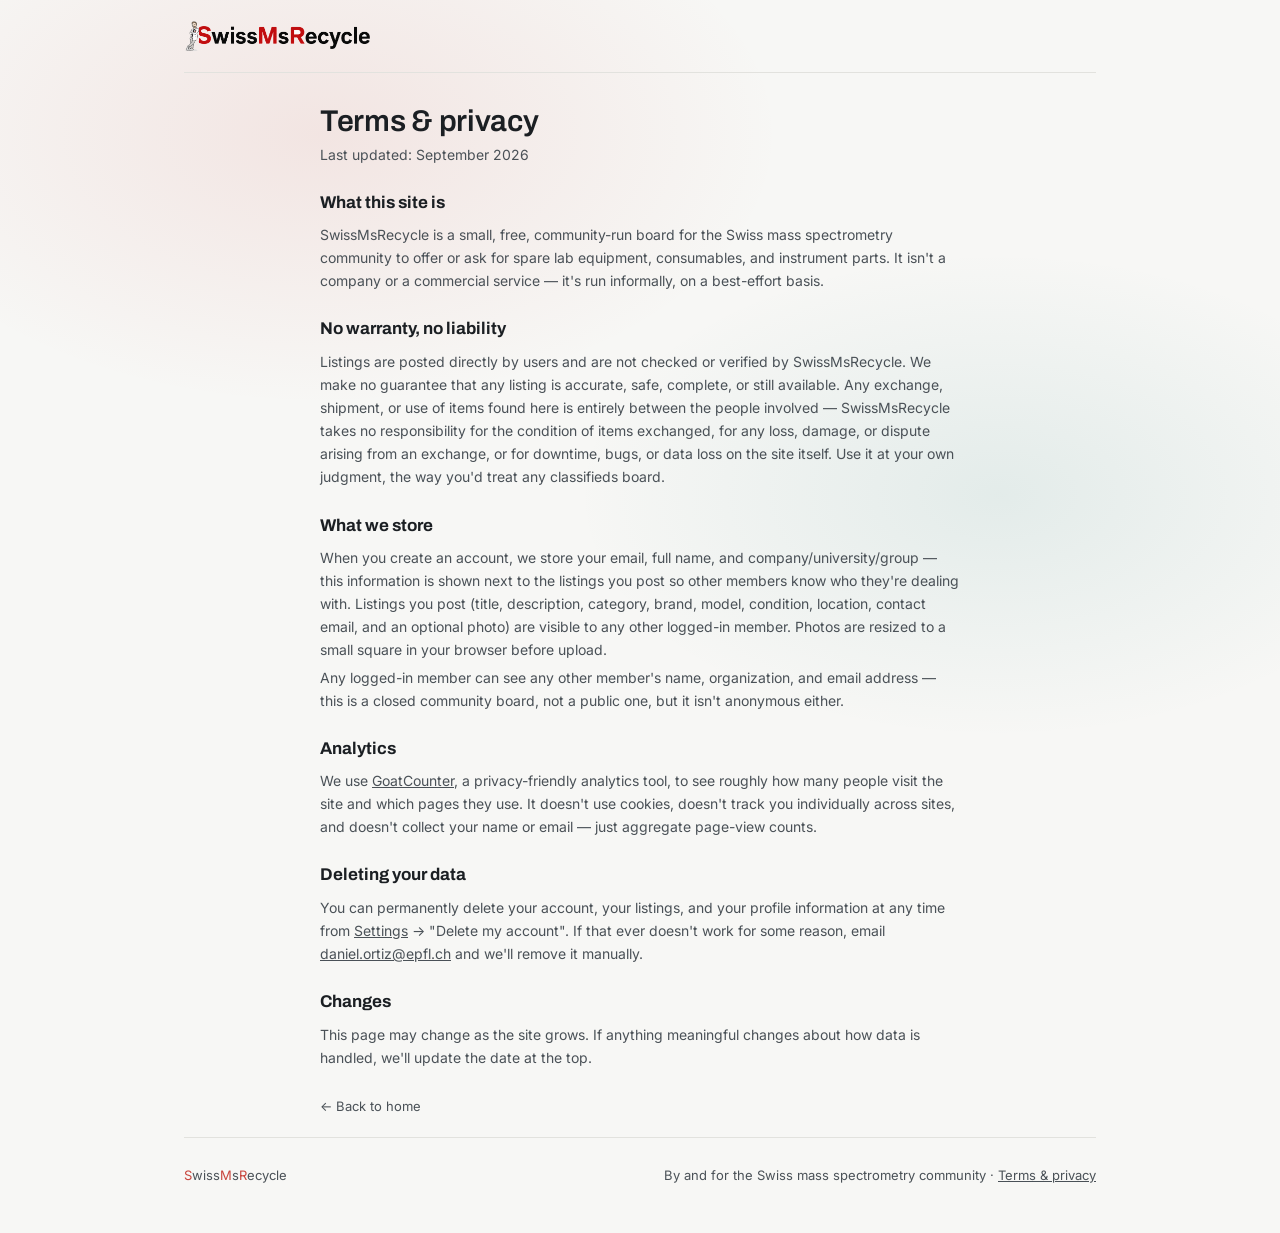
<file: terms.html>
<!DOCTYPE html>
<html lang="en">
<head>
<meta charset="UTF-8">
<meta name="viewport" content="width=device-width, initial-scale=1">
<title>Terms &amp; privacy — SwissMsRecycle</title>
<link rel="icon" type="image/png" href="favicon.png?v=2">
<link rel="shortcut icon" type="image/png" href="favicon.png?v=2">
<link rel="stylesheet" href="style.css">
<script data-goatcounter="https://dortiz83.goatcounter.com/count" async src="//gc.zgo.at/count.js"></script>
</head>
<body>

<div class="container">
  <nav class="nav">
    <a class="brand" href="index.html">
      <img class="brand-logo-img" src="logo-brand.png" alt="SwissMsRecycle">
    </a>
  </nav>

  <div class="legal-page">
    <h1>Terms &amp; privacy</h1>
    <p class="legal-updated">Last updated: September 2026</p>

    <h2>What this site is</h2>
    <p>
      SwissMsRecycle is a small, free, community-run board for the Swiss
      mass spectrometry community to offer or ask for spare lab equipment,
      consumables, and instrument parts. It isn't a company or a
      commercial service — it's run informally, on a best-effort basis.
    </p>

    <h2>No warranty, no liability</h2>
    <p>
      Listings are posted directly by users and are not checked or
      verified by SwissMsRecycle. We make no guarantee that any listing
      is accurate, safe, complete, or still available. Any exchange,
      shipment, or use of items found here is entirely between the
      people involved — SwissMsRecycle takes no responsibility for the
      condition of items exchanged, for any loss, damage, or dispute
      arising from an exchange, or for downtime, bugs, or data loss on
      the site itself. Use it at your own judgment, the way you'd treat
      any classifieds board.
    </p>

    <h2>What we store</h2>
    <p>
      When you create an account, we store your email, full name, and
      company/university/group — this information is shown next to the
      listings you post so other members know who they're dealing with.
      Listings you post (title, description, category, brand, model,
      condition, location, contact email, and an optional photo) are
      visible to any other logged-in member. Photos are resized to a
      small square in your browser before upload.
    </p>
    <p>
      Any logged-in member can see any other member's name, organization,
      and email address — this is a closed community board, not a public
      one, but it isn't anonymous either.
    </p>

    <h2>Analytics</h2>
    <p>
      We use <a href="https://www.goatcounter.com" target="_blank" rel="noopener">GoatCounter</a>,
      a privacy-friendly analytics tool, to see roughly how many people
      visit the site and which pages they use. It doesn't use cookies,
      doesn't track you individually across sites, and doesn't collect
      your name or email — just aggregate page-view counts.
    </p>

    <h2>Deleting your data</h2>
    <p>
      You can permanently delete your account, your listings, and your
      profile information at any time from <a href="settings.html">Settings</a> →
      "Delete my account". If that ever doesn't work for some reason,
      email <a href="mailto:daniel.ortiz@epfl.ch">daniel.ortiz@epfl.ch</a>
      and we'll remove it manually.
    </p>

    <h2>Changes</h2>
    <p>
      This page may change as the site grows. If anything meaningful
      changes about how data is handled, we'll update the date at the
      top.
    </p>

    <a href="index.html" class="back-link">← Back to home</a>
  </div>

  <footer class="footer">
    <span><span class="cap">S</span>wiss<span class="cap">M</span>s<span class="cap">R</span>ecycle</span>
    <span>By and for the Swiss mass spectrometry community · <a href="terms.html">Terms &amp; privacy</a></span>
  </footer>
</div>

</body>
</html>
</file>
<file: style.css>
/* ============================================================
   SwissMS Recycle — design tokens
   Palette: clean lab-white background, graphite ink, one accent
   (muted vermillion) used sparingly. Mono face nods to instrument
   readouts (timestamps, lab codes); grotesk display + humanist body.
   ============================================================ */

@import url('https://fonts.googleapis.com/css2?family=Archivo:wght@500;600;700&family=Inter:wght@400;500;600&family=IBM+Plex+Mono:wght@400;500&family=Playfair+Display:ital,wght@0,600;1,600&display=swap');

:root {
  --ink: #1b1f23;
  --ink-soft: #4a5157;
  --paper: #f7f7f5;
  --paper-raised: #ffffff;
  --line: #e2e2de;
  --accent: #c8443c;
  --accent-ink: #7a2a25;
  --accent-tint: #f6e6e4;
  --offer: #1b7a78;
  --offer-tint: #e5f2f1;
  --ion-blue: #3d6f99;
  --request: #c8443c;
  --request-tint: #f6e6e4;

  --font-display: 'Archivo', system-ui, sans-serif;
  --font-serif: 'Playfair Display', Georgia, serif;
  --font-body: 'Inter', system-ui, sans-serif;
  --font-mono: 'IBM Plex Mono', ui-monospace, monospace;

  --radius: 10px;
  --shadow: 0 1px 2px rgba(27, 31, 35, 0.04), 0 4px 16px rgba(27, 31, 35, 0.05);
}

* { box-sizing: border-box; }

html, body {
  margin: 0;
  padding: 0;
  background:
    radial-gradient(ellipse 60% 50% at 25% 15%, rgba(200, 68, 60, 0.10), transparent 60%),
    radial-gradient(ellipse 55% 45% at 78% 55%, rgba(27, 122, 120, 0.09), transparent 60%),
    var(--paper);
  background-attachment: fixed;
  color: var(--ink);
  font-family: var(--font-body);
  font-size: 16px;
  line-height: 1.5;
}

a { color: inherit; }

.container {
  max-width: 960px;
  margin: 0 auto;
  padding: 0 24px;
}

/* ---------- Nav ---------- */
.nav {
  display: flex;
  align-items: center;
  justify-content: space-between;
  padding: 20px 0;
  border-bottom: 1px solid var(--line);
}

.brand {
  display: flex;
  align-items: center;
  gap: 8px;
  font-family: var(--font-display);
  font-weight: 700;
  font-size: 18px;
  letter-spacing: 0.01em;
  text-decoration: none;
  color: var(--ink);
}

.hero-figure {
  position: relative;
  display: inline-block;
  margin-bottom: 8px;
}

.person-tof-photo {
  display: block;
  height: 480px;
  width: auto;
}

.ion-overlay {
  position: absolute;
  left: 75.3%;
  top: 58.2%;
  width: 7.3%;
  height: 3.7%;
  pointer-events: none;
}

.ion-overlay--tower {
  left: 64%;
  top: 6.9%;
  width: 15.2%;
  height: 18.3%;
}

.hero-figure--sm {
  transform: scale(0.42);
  transform-origin: top center;
  margin-bottom: -290px;
  margin-top: -20px;
}

.brand-logo-img {
  height: 32px;
  width: auto;
  display: block;
}

.cap {
  color: var(--accent);
}

.highlight-circle {
  position: absolute;
  top: -0.15em;
  left: -0.35em;
  width: calc(100% + 0.7em);
  height: calc(100% + 0.55em);
  pointer-events: none;
}

.page {
  position: relative;
  overflow: hidden;
}

.hero-bg {
  position: relative;
}

.hero-bg .container {
  position: relative;
  z-index: 1;
}

.nav-actions {
  display: flex;
  align-items: center;
  gap: 10px;
}

.btn-pill {
  border-radius: 999px;
}

.nav-links {
  display: flex;
  align-items: center;
  gap: 24px;
  font-size: 14px;
  color: var(--ink-soft);
}

.nav-links a { text-decoration: none; }
.nav-links a:hover { color: var(--ink); }

/* ---------- Buttons ---------- */
.btn {
  display: inline-flex;
  align-items: center;
  justify-content: center;
  gap: 8px;
  font-family: var(--font-body);
  font-weight: 600;
  font-size: 14px;
  padding: 10px 18px;
  border-radius: var(--radius);
  border: 1px solid transparent;
  cursor: pointer;
  text-decoration: none;
  transition: transform 0.12s ease, box-shadow 0.12s ease;
}

.btn:focus-visible {
  outline: 2px solid var(--accent);
  outline-offset: 2px;
}

.btn-primary {
  background: var(--ink);
  color: var(--paper-raised);
}
.btn-primary:hover { transform: translateY(-1px); }

.btn-accent {
  background: var(--accent);
  color: #fff;
}
.btn-accent:hover { transform: translateY(-1px); }

.btn-ghost {
  background: transparent;
  border-color: var(--line);
  color: var(--ink);
}
.btn-ghost:hover { border-color: var(--ink-soft); }

.btn-sm { padding: 7px 12px; font-size: 13px; }

@media (prefers-reduced-motion: reduce) {
  .btn { transition: none; }
  .btn-primary:hover, .btn-accent:hover { transform: none; }
}

/* ---------- Hero ---------- */
.hero {
  padding: 56px 0 40px;
  text-align: center;
  display: flex;
  flex-direction: column;
  align-items: center;
}

.eyebrow {
  font-family: var(--font-mono);
  font-size: 12px;
  letter-spacing: 0.08em;
  text-transform: uppercase;
  color: var(--accent-ink);
  background: var(--accent-tint);
  display: inline-block;
  padding: 4px 10px;
  border-radius: 999px;
  margin-bottom: 20px;
}

h1 {
  font-family: var(--font-serif);
  font-weight: 600;
  font-size: clamp(40px, 6.5vw, 64px);
  line-height: 1.12;
  letter-spacing: -0.01em;
  margin: 0 auto 20px;
  max-width: 31ch;
}

.underline-accent {
  text-decoration: underline;
  text-decoration-color: var(--accent);
  text-decoration-thickness: 3px;
  text-underline-offset: 4px;
}

.highlight {
  position: relative;
  display: inline-block;
  font-style: italic;
}

.lede {
  font-size: 18px;
  color: var(--ink-soft);
  max-width: 46ch;
  margin: 0 auto 32px;
}

.hero-actions {
  display: flex;
  gap: 12px;
  flex-wrap: wrap;
  justify-content: center;
}

/* Signature element: spectrum trace */
.spectrum {
  width: 100%;
  height: auto;
  margin-top: 48px;
  display: block;
}

/* ---------- How it works ---------- */
.section-divider {
  height: 24px;
  width: 33%;
  margin: 0 auto;
  overflow: visible;
  position: relative;
  z-index: 2;
}

.section {
  padding: 40px 0;
  border-top: 1px solid var(--line);
}

.section--noborder {
  border-top: none;
  padding-top: 32px;
}

.section-head {
  display: flex;
  align-items: baseline;
  justify-content: space-between;
  margin-bottom: 28px;
}

.section-head h2 {
  font-family: var(--font-display);
  font-size: 24px;
  letter-spacing: -0.01em;
  margin: 0;
}

.section-head .index {
  font-family: var(--font-mono);
  font-size: 12px;
  color: var(--ink-soft);
}

.grid-2 {
  display: grid;
  grid-template-columns: 1fr 1fr;
  gap: 20px;
}

@media (max-width: 640px) {
  .grid-2 { grid-template-columns: 1fr; }
}

.card {
  background: var(--paper-raised);
  border: 1px solid var(--line);
  border-radius: var(--radius);
  padding: 24px;
  box-shadow: var(--shadow);
}

.card .tag {
  font-family: var(--font-mono);
  font-size: 11px;
  letter-spacing: 0.06em;
  text-transform: uppercase;
  padding: 3px 8px;
  border-radius: 999px;
  display: inline-block;
  margin-bottom: 14px;
}

.tag-offer { background: var(--offer-tint); color: var(--offer); }
.tag-request { background: var(--request-tint); color: var(--request); }

.card h3 {
  font-family: var(--font-display);
  font-size: 18px;
  margin: 0 0 8px;
}

.card p {
  color: var(--ink-soft);
  font-size: 14px;
  margin: 0;
}

/* ---------- Stats (big numbers in boxes) ---------- */
.stats-row {
  display: flex;
  justify-content: center;
  gap: 16px;
  margin: 28px 0;
  flex-wrap: wrap;
}

.stat-box {
  background: var(--paper-raised);
  border: 1px solid var(--line);
  border-radius: var(--radius);
  padding: 18px 24px;
  min-width: 150px;
  max-width: 190px;
  text-align: center;
  box-shadow: var(--shadow);
}

.stat-number {
  font-family: var(--font-display);
  font-weight: 700;
  font-size: 32px;
  line-height: 1.1;
  color: var(--ink);
}

.stat-label {
  margin-top: 6px;
}

.stat-label-main {
  display: block;
  font-family: var(--font-mono);
  font-size: 11px;
  font-weight: 500;
  text-transform: uppercase;
  letter-spacing: 0.05em;
  color: var(--ink-soft);
}

.stat-label-sub {
  display: block;
  font-size: 11px;
  color: var(--ink-soft);
  opacity: 0.75;
  margin-top: 2px;
  line-height: 1.3;
}

.stats-row--compact {
  margin: 14px 0 2px;
  gap: 8px;
}

.stats-row--compact .stat-box {
  padding: 6px 10px;
  min-width: 0;
  width: auto;
}

.stats-row--compact .stat-number {
  font-size: 16px;
}

.stats-row--compact .stat-label-main {
  font-size: 9px;
}

.stats-row--compact .stat-label-sub {
  display: none;
}

/* ---------- Footer ---------- */
.footer {
  border-top: 1px solid var(--line);
  padding: 28px 0 48px;
  color: var(--ink-soft);
  font-size: 13px;
  display: flex;
  justify-content: space-between;
  flex-wrap: wrap;
  gap: 8px;
}

/* ---------- Auth card (login.html) ---------- */
.auth-wrap {
  min-height: 100vh;
  display: flex;
  flex-direction: column;
  align-items: center;
  justify-content: center;
  padding: 24px;
  gap: 24px;
}

.footer--auth {
  border-top: none;
  padding: 0;
  justify-content: center;
  gap: 16px;
}

.auth-card {
  width: 100%;
  max-width: 380px;
  background: var(--paper-raised);
  border: 1px solid var(--line);
  border-radius: var(--radius);
  padding: 32px;
  box-shadow: var(--shadow);
}

.auth-card h1 {
  font-size: 22px;
  max-width: none;
  margin: 0 0 6px;
  text-align: center;
}

.auth-sub {
  color: var(--ink-soft);
  font-size: 14px;
  margin: 0 0 24px;
  text-align: center;
}

.tabs {
  display: flex;
  gap: 4px;
  background: var(--paper);
  border: 1px solid var(--line);
  border-radius: var(--radius);
  padding: 4px;
  margin-bottom: 20px;
}

.tab {
  flex: 1;
  text-align: center;
  padding: 8px;
  font-size: 13px;
  font-weight: 600;
  border-radius: 7px;
  cursor: pointer;
  color: var(--ink-soft);
  user-select: none;
}

.tab.active {
  background: var(--paper-raised);
  color: var(--ink);
  box-shadow: var(--shadow);
}

label {
  display: block;
  font-size: 13px;
  font-weight: 600;
  margin: 14px 0 6px;
}

input[type="email"],
input[type="password"],
input[type="text"],
textarea,
select {
  width: 100%;
  padding: 10px 12px;
  border: 1px solid var(--line);
  border-radius: 8px;
  font-family: var(--font-body);
  font-size: 14px;
  background: var(--paper-raised);
  color: var(--ink);
}

input:focus, textarea:focus, select:focus {
  outline: 2px solid var(--accent);
  outline-offset: 1px;
  border-color: var(--accent);
}

.form-msg {
  font-size: 13px;
  margin-top: 14px;
  min-height: 18px;
}

.form-msg.error { color: var(--accent-ink); }
.form-msg.ok { color: var(--offer); }

.auth-submit { width: 100%; margin-top: 20px; }

.hidden-fields {
  display: none;
}

.pw-hints {
  list-style: none;
  margin: 10px 0 0;
  padding: 0;
  font-size: 12px;
  color: var(--ink-soft);
  display: none;
}

.pw-hints li {
  padding-left: 18px;
  position: relative;
  line-height: 1.6;
}

.pw-hints li::before {
  content: "○";
  position: absolute;
  left: 0;
  color: var(--line);
}

.pw-hints li.met {
  color: var(--offer);
}

.pw-hints li.met::before {
  content: "●";
  color: var(--offer);
}

.link-btn {
  display: block;
  margin: 12px auto 0;
  background: none;
  border: none;
  color: var(--ink-soft);
  font-size: 13px;
  text-decoration: underline;
  cursor: pointer;
  padding: 0;
}

.link-btn:hover {
  color: var(--ink);
}

.back-link {
  display: inline-block;
  margin-top: 20px;
  font-size: 13px;
  color: var(--ink-soft);
  text-decoration: none;
}
.back-link:hover { color: var(--ink); }

/* ---------- App (app.html) ---------- */
.app-header {
  display: flex;
  align-items: center;
  justify-content: space-between;
  gap: 10px;
  padding: 20px 0;
  border-bottom: 1px solid var(--line);
}

.app-user {
  display: flex;
  align-items: center;
  gap: 8px;
  font-family: var(--font-mono);
  font-size: 13px;
  color: var(--ink-soft);
  flex-shrink: 0;
}

@media (max-width: 560px) {
  #user-email { display: none; }
  .brand-logo-img { height: 26px; }
}

/* ---------- App tabs ---------- */

.legal-page {
  max-width: 640px;
  margin: 0 auto;
  padding: 32px 0 20px;
}

.legal-page h1 {
  font-family: var(--font-display);
  font-size: 30px;
  margin: 0 0 4px;
}

.legal-updated {
  color: var(--ink-soft);
  font-size: 13px;
  margin: 0 0 28px;
}

.legal-page h2 {
  font-family: var(--font-display);
  font-size: 17px;
  margin: 24px 0 8px;
}

.legal-page p {
  color: var(--ink-soft);
  font-size: 14px;
  line-height: 1.65;
  margin: 0 0 4px;
}

.legal-page .back-link {
  display: inline-block;
  margin-top: 24px;
}

.settings-page {
  max-width: 560px;
  margin: 0 auto;
  padding: 32px 0 20px;
}

.settings-title {
  font-family: var(--font-display);
  font-size: 26px;
  margin: 0 0 20px;
}

.settings-card {
  margin-bottom: 20px;
}

.settings-card h2 {
  font-family: var(--font-display);
  font-size: 17px;
  margin: 0 0 4px;
}

.settings-hint {
  font-size: 13px;
  color: var(--ink-soft);
  margin: 0 0 16px;
}

.settings-hint--note {
  background: var(--paper);
  border-radius: 8px;
  padding: 10px 12px;
  margin-top: 4px;
}

.settings-card--danger {
  border-color: rgba(200, 68, 60, 0.3);
}

.app-hero {
  text-align: center;
  padding-top: 8px;
}

.app-hero .hero-figure--sm {
  transform: scale(0.3);
  transform-origin: top center;
  margin-bottom: -335px;
  margin-top: -20px;
}

.app-hero-text {
  color: var(--ink-soft);
  font-size: 14px;
  margin: 0 0 4px;
}

.app-primary-action {
  margin: 28px 0 12px;
}

.app-primary-btn {
  padding: 13px 22px;
  font-size: 15px;
  border-radius: 999px;
}

.app-tabs {
  display: flex;
  gap: 8px;
  margin: 0 0 20px;
  flex-wrap: wrap;
}

@media (max-width: 560px) {
  .app-tab {
    padding: 8px 12px;
    font-size: 12px;
    flex: 1 1 auto;
  }
}

.app-tab {
  padding: 9px 16px;
  border-radius: 999px;
  border: 1px solid var(--line);
  background: var(--paper-raised);
  font-size: 13px;
  font-weight: 600;
  cursor: pointer;
  color: var(--ink-soft);
  font-family: var(--font-body);
}

.app-tab.active {
  background: var(--ink);
  color: #fff;
  border-color: var(--ink);
}

/* ---------- Filters ---------- */
.filters {
  display: flex;
  flex-wrap: wrap;
  gap: 8px;
  margin-bottom: 20px;
}

.filters select {
  width: auto;
  min-width: 0;
  font-size: 13px;
  padding: 8px 10px;
}

.filters .btn-sm {
  flex-shrink: 0;
}

.listing-row--static {
  cursor: default;
}

/* ---------- Listings table ---------- */
.listings-grid {
  border: 1px solid var(--line);
  border-radius: var(--radius);
  overflow: hidden;
  margin-bottom: 48px;
  background: var(--paper-raised);
}

.listing-row {
  display: grid;
  grid-template-columns: 52px 84px 1.6fr 1fr 110px;
  gap: 14px;
  align-items: center;
  padding: 10px 16px;
  border-bottom: 1px solid var(--line);
  cursor: pointer;
}

.listing-row:last-child {
  border-bottom: none;
}

.listing-row:not(.listing-row--head):hover {
  background: var(--paper);
}

.listing-row--head {
  cursor: default;
  font-family: var(--font-mono);
  font-size: 11px;
  text-transform: uppercase;
  letter-spacing: 0.04em;
  color: var(--ink-soft);
  background: var(--paper);
}

.listing-row-photo {
  width: 44px;
  height: 44px;
  border-radius: 6px;
  border: 1px solid var(--line);
  overflow: hidden;
  background: var(--paper);
  display: flex;
  align-items: center;
  justify-content: center;
  flex-shrink: 0;
}

.listing-row-photo img {
  width: 100%;
  height: 100%;
  object-fit: cover;
}

.listing-row-photo-placeholder {
  font-size: 16px;
  opacity: 0.35;
}

.listing-row-title {
  display: flex;
  flex-direction: column;
  gap: 2px;
  min-width: 0;
}

.listing-row-title strong {
  font-family: var(--font-display);
  font-size: 14px;
  font-weight: 600;
  white-space: nowrap;
  overflow: hidden;
  text-overflow: ellipsis;
}

.listing-row-sub {
  font-family: var(--font-mono);
  font-size: 11px;
  color: var(--ink-soft);
  white-space: nowrap;
  overflow: hidden;
  text-overflow: ellipsis;
}

.listing-row-desc {
  font-size: 12px;
  color: var(--ink-soft);
  white-space: nowrap;
  overflow: hidden;
  text-overflow: ellipsis;
  max-width: 100%;
}

.listing-row-org,
.listing-row-condition {
  font-size: 13px;
  color: var(--ink-soft);
  white-space: nowrap;
  overflow: hidden;
  text-overflow: ellipsis;
}

@media (max-width: 640px) {
  .listing-row {
    grid-template-columns: 40px 1fr;
    grid-template-areas:
      "photo title"
      "photo meta";
  }
  .listing-row-photo { grid-area: photo; width:40px; height:40px; }
  .listing-row-title { grid-area: title; }
  .listing-row.listing-row--head .listing-row-org,
  .listing-row.listing-row--head .listing-row-condition,
  .listing-row .tag { display: none; }
  .listing-row-org, .listing-row-condition {
    grid-area: meta;
    display: inline;
    font-size: 11px;
  }
  .listing-row--head { display: none; }
}

/* ---------- Post view ---------- */
.post-card {
  position: relative;
  max-width: 560px;
  margin: 0 auto 48px;
  background: var(--paper-raised);
  border: 1px solid var(--line);
  border-radius: var(--radius);
  padding: 28px;
  box-shadow: var(--shadow);
}

.form-row {
  display: grid;
  grid-template-columns: 1fr 1fr;
  gap: 14px;
}

.form-row--single {
  grid-template-columns: 1fr;
}

@media (max-width: 480px) {
  .form-row { grid-template-columns: 1fr; }
}

input[type="file"] {
  width: 100%;
  padding: 10px 0;
  font-size: 13px;
}

.photo-preview {
  display: flex;
  flex-wrap: wrap;
  gap: 8px;
  margin-top: 10px;
}

.photo-preview img {
  width: 56px;
  height: 56px;
  object-fit: cover;
  border-radius: 6px;
  border: 1px solid var(--line);
}

.photo-preview-extra {
  font-size: 12px;
  color: var(--ink-soft);
  align-self: center;
}

.modal-gallery {
  display: flex;
  gap: 8px;
  overflow-x: auto;
  margin-bottom: 14px;
  padding-bottom: 2px;
}

.modal-gallery img {
  width: 84px;
  height: 84px;
  object-fit: cover;
  border-radius: 8px;
  border: 1px solid var(--line);
  flex-shrink: 0;
  cursor: pointer;
}

.modal-photo,
.modal-gallery-thumb {
  cursor: zoom-in;
}

.lightbox-backdrop {
  position: fixed;
  inset: 0;
  background: rgba(20, 18, 17, 0.92);
  display: flex;
  align-items: center;
  justify-content: center;
  padding: 32px;
  z-index: 100;
  cursor: zoom-out;
}

.lightbox-backdrop img {
  max-width: 100%;
  max-height: 100%;
  border-radius: 10px;
  object-fit: contain;
  cursor: default;
}

.lightbox-close {
  position: fixed;
  top: 18px;
  right: 24px;
  color: #fff;
  font-size: 32px;
}

/* ---------- Detail modal ---------- */
.modal-backdrop {
  position: fixed;
  inset: 0;
  background: rgba(27, 31, 35, 0.5);
  display: flex;
  align-items: center;
  justify-content: center;
  padding: 20px;
  z-index: 50;
}

.modal-card {
  position: relative;
  background: var(--paper-raised);
  border-radius: var(--radius);
  max-width: 480px;
  width: 100%;
  max-height: 88vh;
  overflow-y: auto;
  padding: 28px;
}

.modal-close {
  position: absolute;
  top: 14px;
  right: 14px;
  background: none;
  border: none;
  font-size: 22px;
  line-height: 1;
  cursor: pointer;
  color: var(--ink-soft);
}

.modal-head {
  display: flex;
  align-items: flex-start;
  gap: 14px;
  margin-bottom: 4px;
}

.modal-photo {
  width: 76px;
  height: 76px;
  border-radius: 8px;
  object-fit: cover;
  flex-shrink: 0;
  border: 1px solid var(--line);
}

.modal-head-text {
  min-width: 0;
}

.modal-head-text .tag {
  margin-bottom: 6px;
}

.modal-card h2 {
  font-family: var(--font-display);
  font-size: 19px;
  margin: 0;
  line-height: 1.25;
}

.modal-desc {
  font-size: 14px;
  color: var(--ink-soft);
  margin: 0 0 16px;
}

.modal-details {
  display: grid;
  grid-template-columns: auto 1fr;
  gap: 6px 14px;
  font-size: 13px;
  margin: 0 0 20px;
}

.modal-details dt {
  color: var(--ink-soft);
  font-family: var(--font-mono);
  font-size: 11px;
  text-transform: uppercase;
  align-self: center;
}

.modal-details dd {
  margin: 0;
}

.modal-actions {
  display: flex;
  flex-wrap: wrap;
  gap: 10px;
}

.listing-inquiry-count {
  font-family: var(--font-mono);
  font-size: 11px;
  color: var(--ink-soft);
  margin: 10px 0 0;
}

#mark-given-form {
  margin-top: 14px;
  padding-top: 14px;
  border-top: 1px solid var(--line);
}

#mark-given-form label {
  margin-top: 0;
}

.post-close {
  top: 16px;
  right: 16px;
}

.empty-state {
  border: 1px dashed var(--line);
  border-radius: var(--radius);
  padding: 32px;
  text-align: center;
  color: var(--ink-soft);
  font-size: 14px;
}

.type-toggle {
  display: flex;
  gap: 8px;
  margin-top: 14px;
}

.type-toggle button {
  flex: 1;
  padding: 8px;
  border-radius: 8px;
  border: 1px solid var(--line);
  background: var(--paper);
  font-size: 13px;
  font-weight: 600;
  cursor: pointer;
  color: var(--ink-soft);
}

.type-toggle button.active[data-type="offer"] { background: var(--offer-tint); color: var(--offer); border-color: transparent; }
.type-toggle button.active[data-type="request"] { background: var(--request-tint); color: var(--request); border-color: transparent; }
</file>
